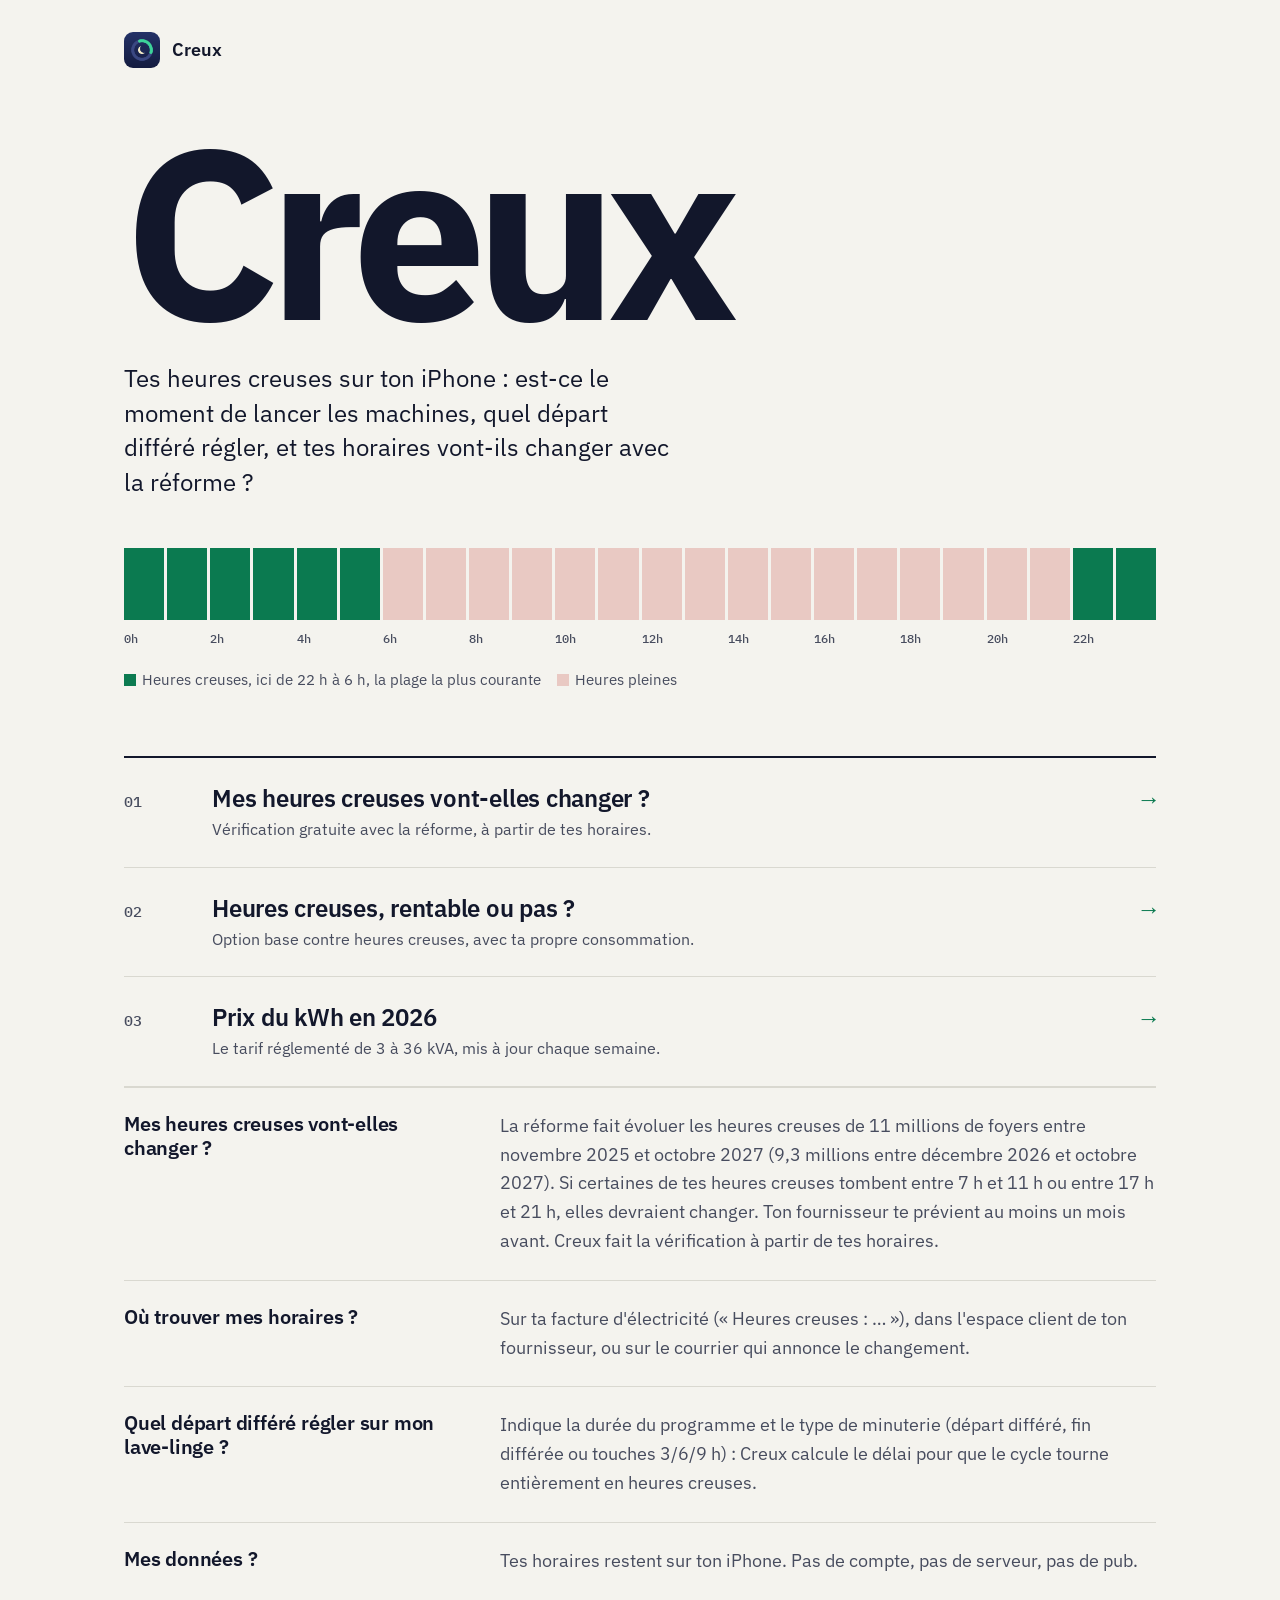
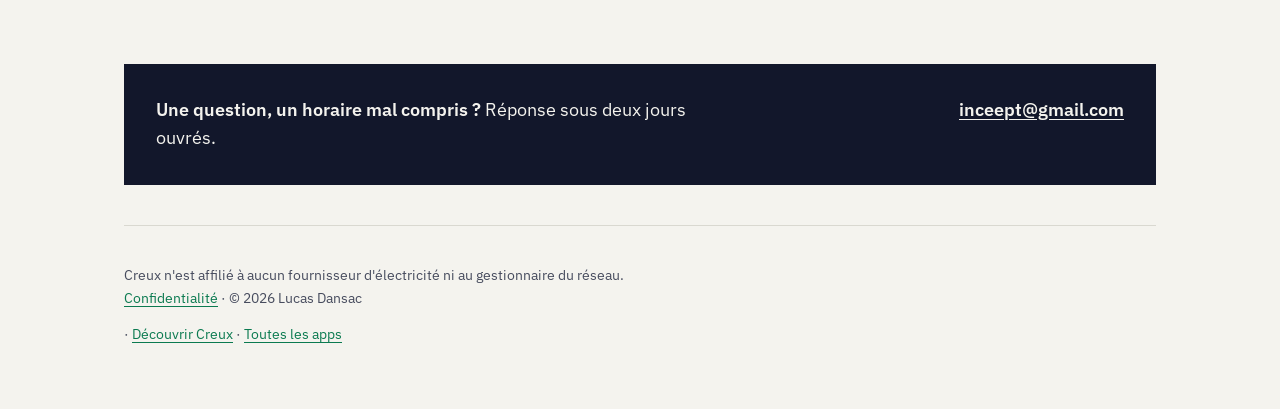
<file: index.html>
<!doctype html>
<html lang="fr"><head><meta charset="utf-8"><meta name="viewport" content="width=device-width,initial-scale=1">
<title>Creux : assistance</title><meta name="description" content="Tes heures creuses sur iPhone : est-ce le moment de lancer les machines, quel départ différé régler, et tes horaires vont-ils changer avec la réforme des heures creuses ?"><link rel="preload" href="fonts/plex-sans.woff2" as="font" type="font/woff2" crossorigin><link rel="stylesheet" href="style.css"></head>
<body><main><a class="marque" href="index.html"><img src="icon.png" alt="">Creux</a>
<h1 class="geant">Creux</h1>
<p class="chapeau">Tes heures creuses sur ton iPhone : est-ce le moment de lancer les machines, quel départ différé régler, et tes horaires vont-ils changer avec la réforme ?</p>
<figure class="journee"><ol aria-label="Une journée en 24 heures, heures creuses de 22 h à 6 h"><li class="c"><span>0h</span></li><li class="c"><span>1h</span></li><li class="c"><span>2h</span></li><li class="c"><span>3h</span></li><li class="c"><span>4h</span></li><li class="c"><span>5h</span></li><li><span>6h</span></li><li><span>7h</span></li><li><span>8h</span></li><li><span>9h</span></li><li><span>10h</span></li><li><span>11h</span></li><li><span>12h</span></li><li><span>13h</span></li><li><span>14h</span></li><li><span>15h</span></li><li><span>16h</span></li><li><span>17h</span></li><li><span>18h</span></li><li><span>19h</span></li><li><span>20h</span></li><li><span>21h</span></li><li class="c"><span>22h</span></li><li class="c"><span>23h</span></li></ol>
<p><span class="clef"></span>Heures creuses, ici de 22 h à 6 h, la plage la plus courante<span class="clef p"></span>Heures pleines</p></figure>
<ul class="lignes">
<li><a href="verifier-heures-creuses.html"><span class="n">01</span><span><b>Mes heures creuses vont-elles changer ?</b><small>Vérification gratuite avec la réforme, à partir de tes horaires.</small></span><span class="fl" aria-hidden="true">→</span></a></li>
<li><a href="heures-creuses-rentable.html"><span class="n">02</span><span><b>Heures creuses, rentable ou pas ?</b><small>Option base contre heures creuses, avec ta propre consommation.</small></span><span class="fl" aria-hidden="true">→</span></a></li>
<li><a href="prix-kwh-electricite.html"><span class="n">03</span><span><b>Prix du kWh en 2026</b><small>Le tarif réglementé de 3 à 36 kVA, mis à jour chaque semaine.</small></span><span class="fl" aria-hidden="true">→</span></a></li>
</ul>
<section class="faq"><h2>Mes heures creuses vont-elles changer ?</h2><p>La réforme fait évoluer les heures creuses de 11 millions de foyers entre novembre 2025 et octobre 2027 (9,3 millions entre décembre 2026 et octobre 2027). Si certaines de tes heures creuses tombent entre 7 h et 11 h ou entre 17 h et 21 h, elles devraient changer. Ton fournisseur te prévient au moins un mois avant. Creux fait la vérification à partir de tes horaires.</p></section>
<section class="faq"><h2>Où trouver mes horaires ?</h2><p>Sur ta facture d'électricité (« Heures creuses : … »), dans l'espace client de ton fournisseur, ou sur le courrier qui annonce le changement.</p></section>
<section class="faq"><h2>Quel départ différé régler sur mon lave-linge ?</h2><p>Indique la durée du programme et le type de minuterie (départ différé, fin différée ou touches 3/6/9 h) : Creux calcule le délai pour que le cycle tourne entièrement en heures creuses.</p></section>
<section class="faq"><h2>Mes données ?</h2><p>Tes horaires restent sur ton iPhone. Pas de compte, pas de serveur, pas de pub.</p></section>
<div class="support"><p><strong>Une question, un horaire mal compris ?</strong> Réponse sous deux jours ouvrés.</p><a href="mailto:inceept@gmail.com?subject=Creux">inceept@gmail.com</a></div>
<footer><p>Creux n'est affilié à aucun fournisseur d'électricité ni au gestionnaire du réseau. <a href="confidentialite.html">Confidentialité</a> · © 2026 Lucas Dansac</p> · <a href="/creux/">Découvrir Creux</a> · <a href="/">Toutes les apps</a></footer></main></body></html>
</file>
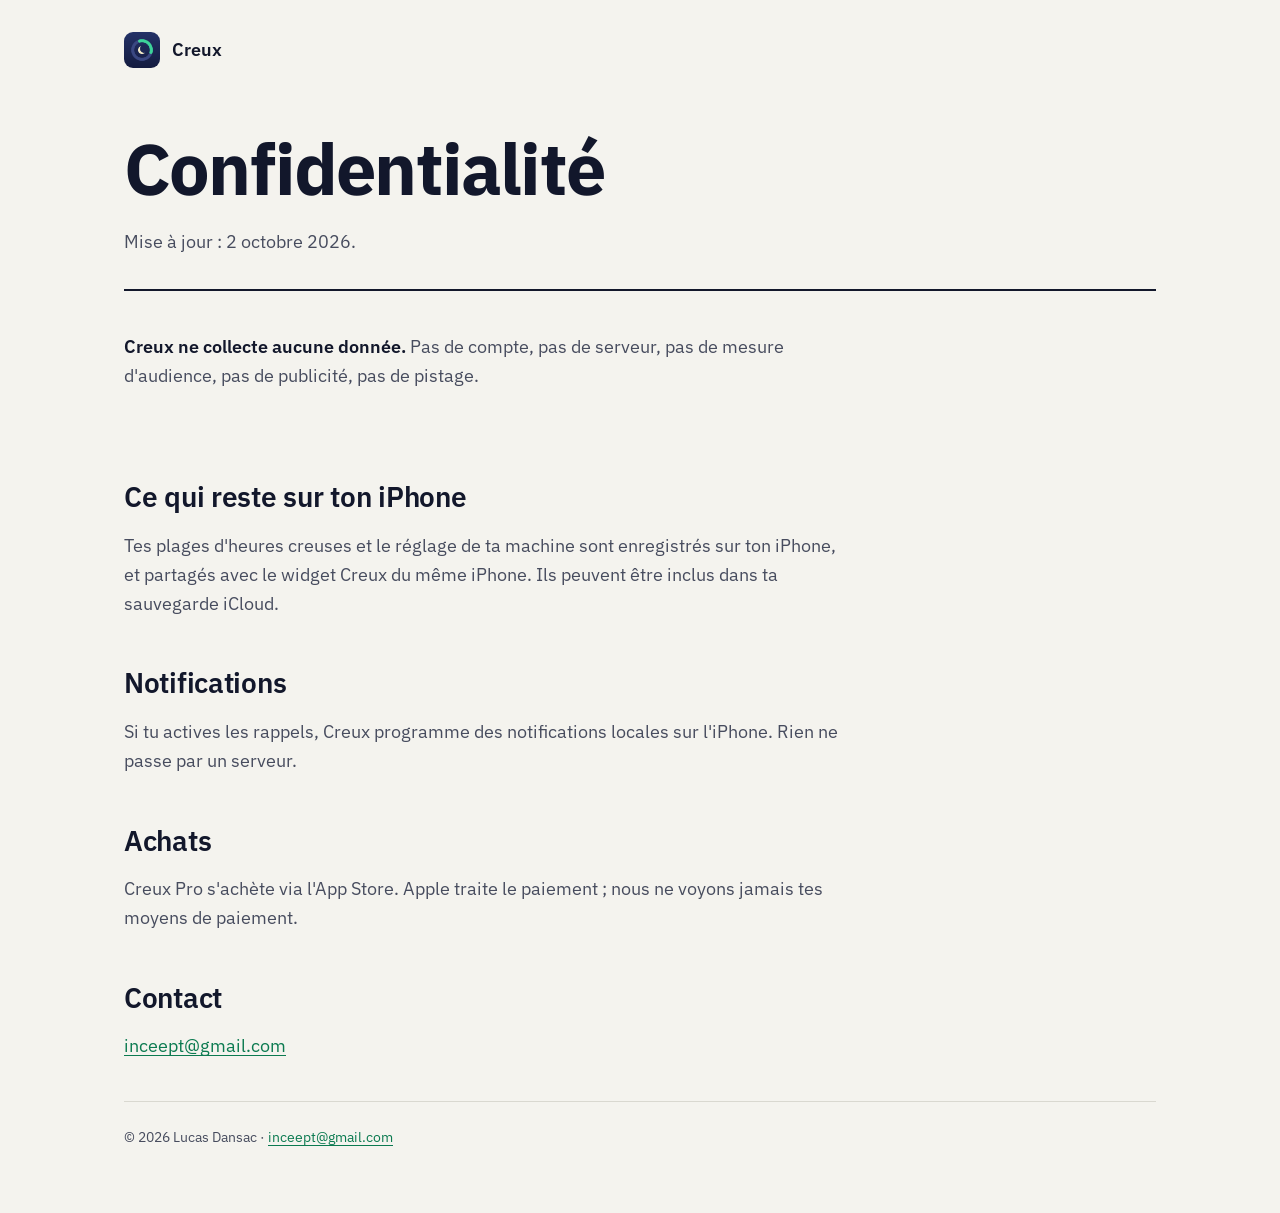
<file: confidentialite.html>
<!doctype html>
<html lang="fr"><head><meta charset="utf-8"><meta name="viewport" content="width=device-width,initial-scale=1">
<title>Creux : Confidentialité</title><link rel="preload" href="fonts/plex-sans.woff2" as="font" type="font/woff2" crossorigin><link rel="stylesheet" href="style.css"></head>
<body><main><a class="marque" href="index.html"><img src="icon.png" alt="">Creux</a>
<h1>Confidentialité</h1><p>Mise à jour : 2 octobre 2026.</p>
<div class="card"><p><strong>Creux ne collecte aucune donnée.</strong> Pas de compte, pas de serveur, pas de mesure d'audience, pas de publicité, pas de pistage.</p></div>
<h2>Ce qui reste sur ton iPhone</h2><p>Tes plages d'heures creuses et le réglage de ta machine sont enregistrés sur ton iPhone, et partagés avec le widget Creux du même iPhone. Ils peuvent être inclus dans ta sauvegarde iCloud.</p>
<h2>Notifications</h2><p>Si tu actives les rappels, Creux programme des notifications locales sur l'iPhone. Rien ne passe par un serveur.</p>
<h2>Achats</h2><p>Creux Pro s'achète via l'App Store. Apple traite le paiement ; nous ne voyons jamais tes moyens de paiement.</p>
<h2>Contact</h2><p><a href="mailto:inceept@gmail.com">inceept@gmail.com</a></p><footer>© 2026 Lucas Dansac · <a href="mailto:inceept@gmail.com">inceept@gmail.com</a></footer></main></body></html>
</file>
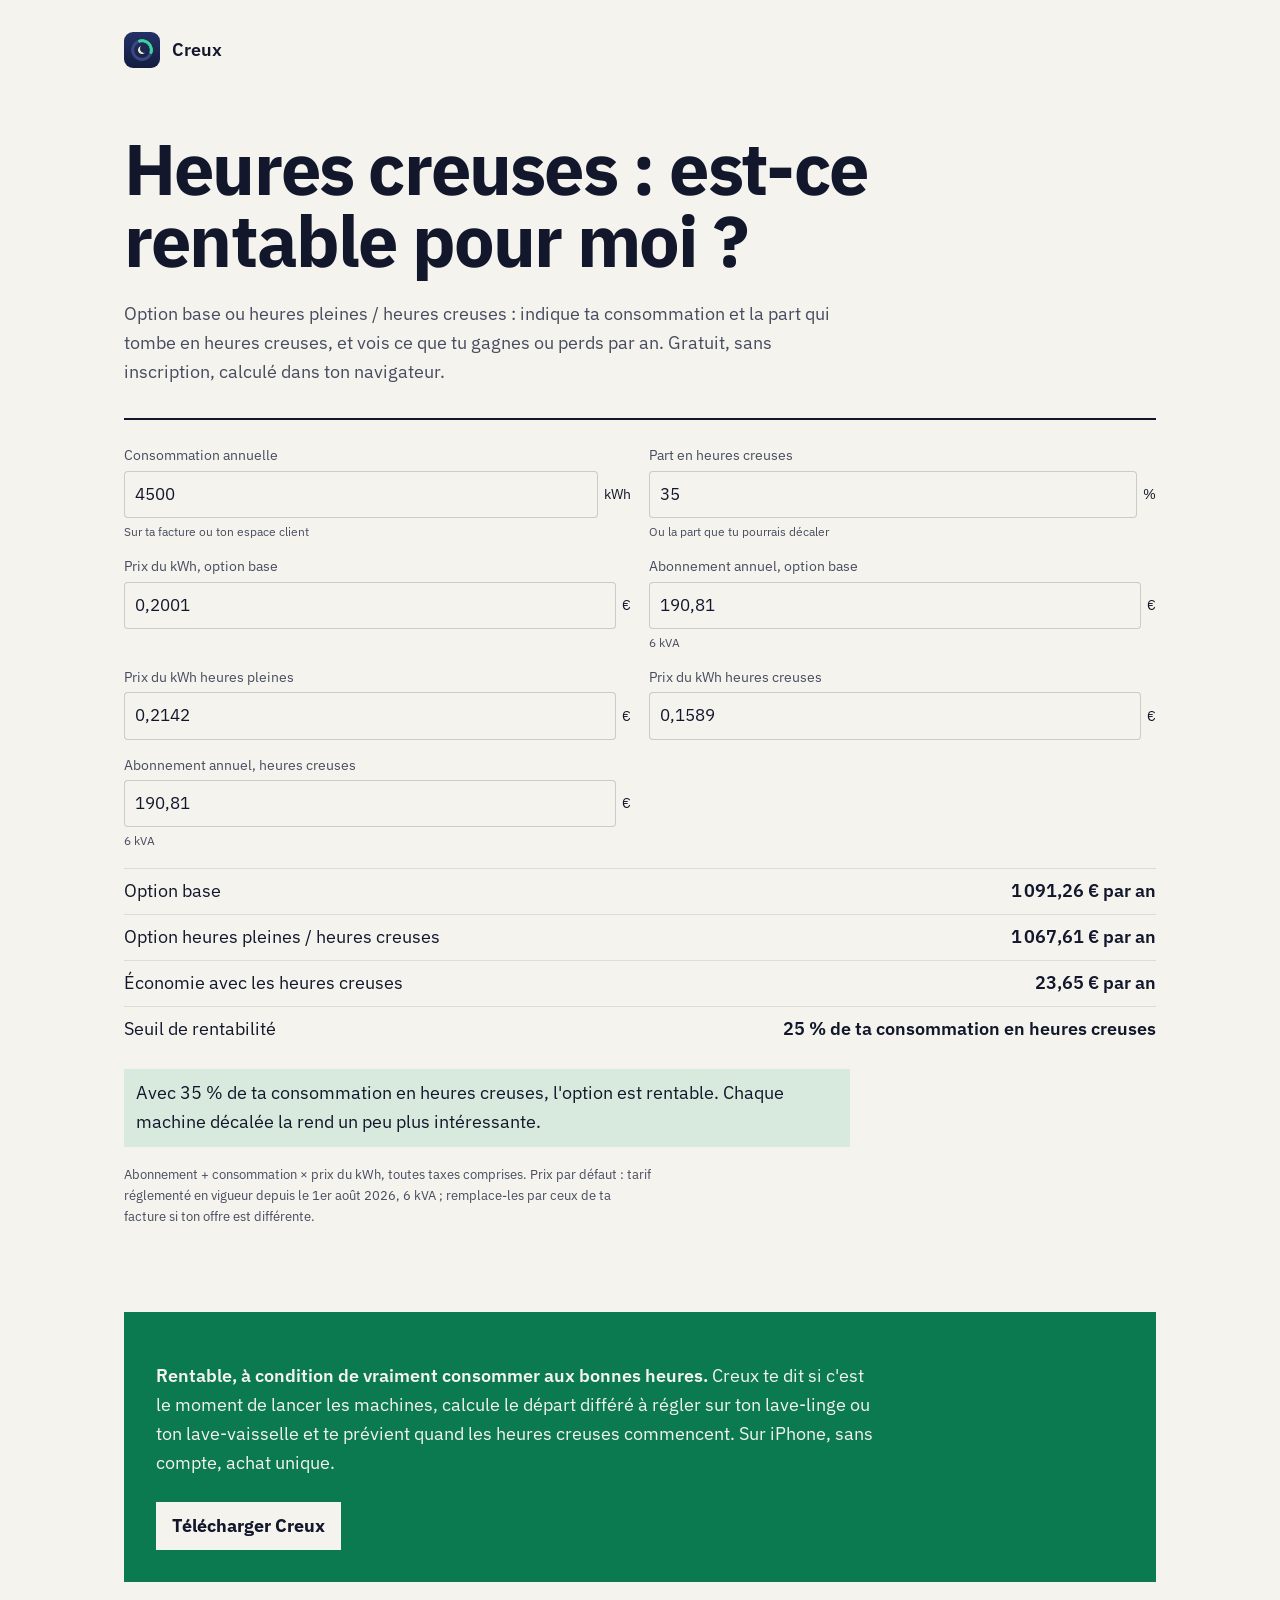
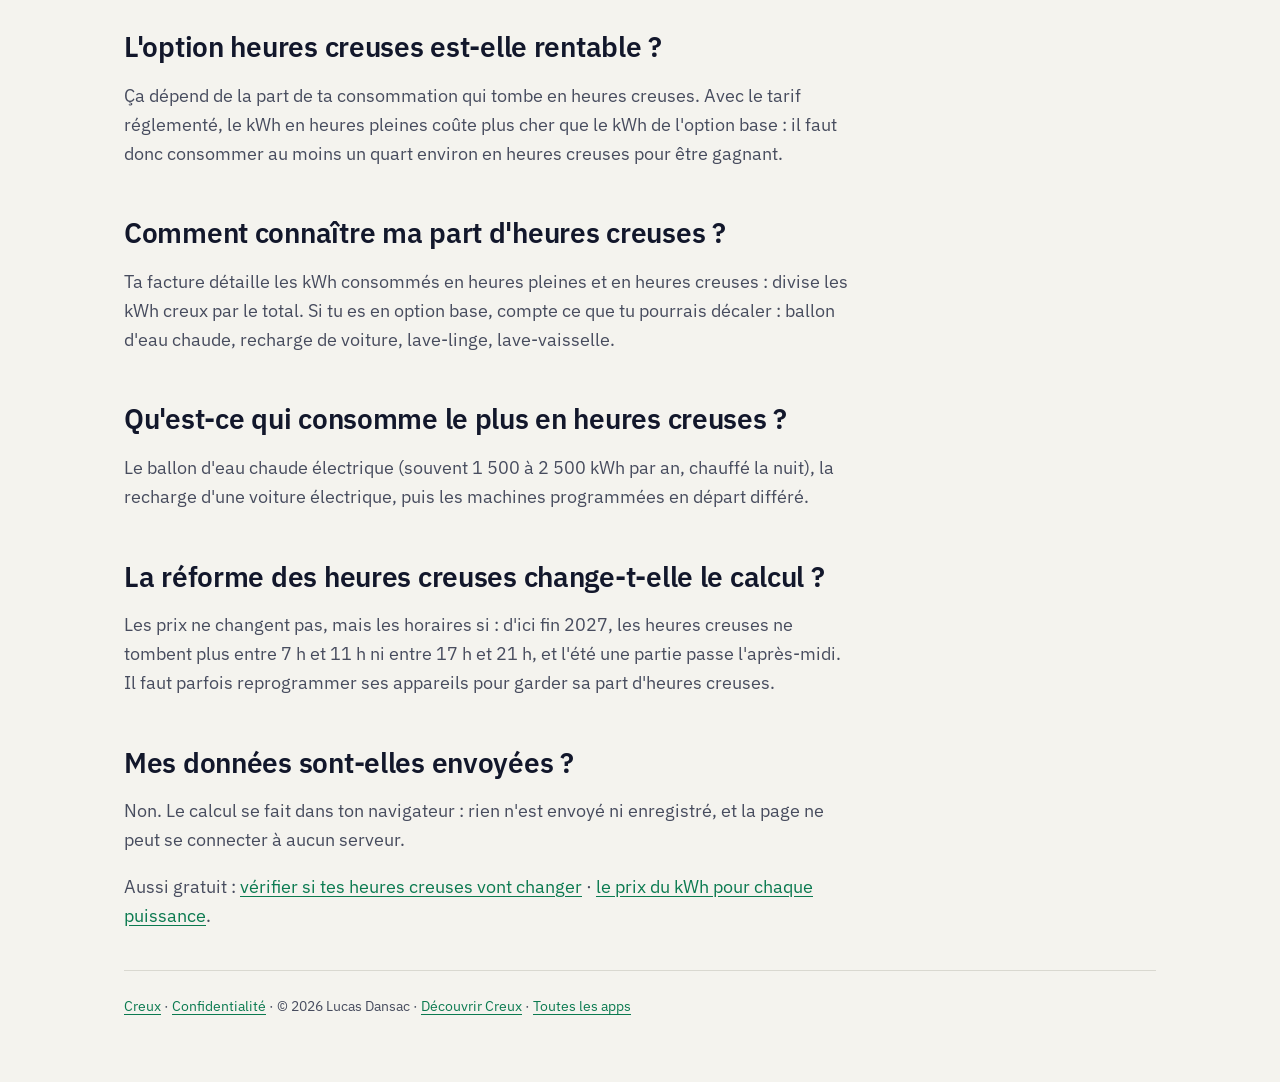
<file: heures-creuses-rentable.html>
<!doctype html>
<html lang="fr"><head><meta charset="utf-8"><meta http-equiv="Content-Security-Policy" content="default-src 'self'; script-src 'self'; style-src 'self' 'unsafe-inline'; img-src 'self' data:; connect-src 'none'; object-src 'none'; base-uri 'none'; form-action 'none'"><meta name="referrer" content="no-referrer"><meta name="viewport" content="width=device-width,initial-scale=1">
<title>Heures creuses : est-ce rentable pour moi ? Calcul gratuit 2026 | Creux</title>
<meta name="description" content="Compare l&#x27;option base et l&#x27;option heures pleines / heures creuses avec ta consommation : économie ou surcoût par an, et la part d&#x27;heures creuses à partir de laquelle c&#x27;est rentable. Prix réglementés à jour, gratuit.">
<link rel="canonical" href="https://komorebideuxiemedunom.github.io/creux-app/heures-creuses-rentable.html"><link rel="preload" href="fonts/plex-sans.woff2" as="font" type="font/woff2" crossorigin><link rel="stylesheet" href="style.css"><script src="prix.js" defer></script><script src="rentable.js" defer></script>
<script type="application/ld+json">{"@context": "https://schema.org", "@type": "WebApplication", "name": "Heures creuses : est-ce rentable ?", "applicationCategory": "UtilitiesApplication", "operatingSystem": "Web", "offers": {"@type": "Offer", "price": "0", "priceCurrency": "EUR"}, "url": "https://komorebideuxiemedunom.github.io/creux-app/heures-creuses-rentable.html"}</script>
<script type="application/ld+json">{"@context": "https://schema.org", "@type": "FAQPage", "mainEntity": [{"@type": "Question", "name": "L'option heures creuses est-elle rentable ?", "acceptedAnswer": {"@type": "Answer", "text": "Ça dépend de la part de ta consommation qui tombe en heures creuses. Avec le tarif réglementé, le kWh en heures pleines coûte plus cher que le kWh de l'option base : il faut donc consommer au moins un quart environ en heures creuses pour être gagnant."}}, {"@type": "Question", "name": "Comment connaître ma part d'heures creuses ?", "acceptedAnswer": {"@type": "Answer", "text": "Ta facture détaille les kWh consommés en heures pleines et en heures creuses : divise les kWh creux par le total. Si tu es en option base, compte ce que tu pourrais décaler : ballon d'eau chaude, recharge de voiture, lave-linge, lave-vaisselle."}}, {"@type": "Question", "name": "Qu'est-ce qui consomme le plus en heures creuses ?", "acceptedAnswer": {"@type": "Answer", "text": "Le ballon d'eau chaude électrique (souvent 1 500 à 2 500 kWh par an, chauffé la nuit), la recharge d'une voiture électrique, puis les machines programmées en départ différé."}}, {"@type": "Question", "name": "La réforme des heures creuses change-t-elle le calcul ?", "acceptedAnswer": {"@type": "Answer", "text": "Les prix ne changent pas, mais les horaires si : d'ici fin 2027, les heures creuses ne tombent plus entre 7 h et 11 h ni entre 17 h et 21 h, et l'été une partie passe l'après-midi. Il faut parfois reprogrammer ses appareils pour garder sa part d'heures creuses."}}, {"@type": "Question", "name": "Mes données sont-elles envoyées ?", "acceptedAnswer": {"@type": "Answer", "text": "Non. Le calcul se fait dans ton navigateur : rien n'est envoyé ni enregistré, et la page ne peut se connecter à aucun serveur."}}]}</script></head>
<body><main><a class="marque" href="index.html"><img src="icon.png" alt="">Creux</a>
<h1>Heures creuses : est-ce rentable pour moi ?</h1>
<p>Option base ou heures pleines / heures creuses : indique ta consommation et la part qui tombe en heures creuses, et vois ce que tu gagnes ou perds par an. Gratuit, sans inscription, calculé dans ton navigateur.</p>
<form class="card" id="calcul">
<div class="champs">
<label>Consommation annuelle<span><input id="conso" inputmode="decimal" value="4500"> kWh</span><small>Sur ta facture ou ton espace client</small></label>
<label>Part en heures creuses<span><input id="part" inputmode="decimal" value="35"> %</span><small>Ou la part que tu pourrais décaler</small></label>
<label>Prix du kWh, option base<span><input id="prixBase" inputmode="decimal" value="0,2001"> €</span></label>
<label>Abonnement annuel, option base<span><input id="aboBase" inputmode="decimal" value="190,81"> €</span><small>6 kVA</small></label>
<label>Prix du kWh heures pleines<span><input id="prixHP" inputmode="decimal" value="0,2142"> €</span></label>
<label>Prix du kWh heures creuses<span><input id="prixHC" inputmode="decimal" value="0,1589"> €</span></label>
<label>Abonnement annuel, heures creuses<span><input id="aboHC" inputmode="decimal" value="190,81"> €</span><small>6 kVA</small></label>
</div>
<div id="resultat" aria-live="polite"></div>
</form>
<div class="cta"><p><strong>Rentable, à condition de vraiment consommer aux bonnes heures.</strong> Creux te dit si c'est le moment de lancer les machines, calcule le départ différé à régler sur ton lave-linge ou ton lave-vaisselle et te prévient quand les heures creuses commencent. Sur iPhone, sans compte, achat unique.</p><a class="btn" href="https://apps.apple.com/fr/app/id6818609550">Télécharger Creux</a></div>
<h2>L'option heures creuses est-elle rentable ?</h2><p>Ça dépend de la part de ta consommation qui tombe en heures creuses. Avec le tarif réglementé, le kWh en heures pleines coûte plus cher que le kWh de l'option base : il faut donc consommer au moins un quart environ en heures creuses pour être gagnant.</p><h2>Comment connaître ma part d'heures creuses ?</h2><p>Ta facture détaille les kWh consommés en heures pleines et en heures creuses : divise les kWh creux par le total. Si tu es en option base, compte ce que tu pourrais décaler : ballon d'eau chaude, recharge de voiture, lave-linge, lave-vaisselle.</p><h2>Qu'est-ce qui consomme le plus en heures creuses ?</h2><p>Le ballon d'eau chaude électrique (souvent 1 500 à 2 500 kWh par an, chauffé la nuit), la recharge d'une voiture électrique, puis les machines programmées en départ différé.</p><h2>La réforme des heures creuses change-t-elle le calcul ?</h2><p>Les prix ne changent pas, mais les horaires si : d'ici fin 2027, les heures creuses ne tombent plus entre 7 h et 11 h ni entre 17 h et 21 h, et l'été une partie passe l'après-midi. Il faut parfois reprogrammer ses appareils pour garder sa part d'heures creuses.</p><h2>Mes données sont-elles envoyées ?</h2><p>Non. Le calcul se fait dans ton navigateur : rien n'est envoyé ni enregistré, et la page ne peut se connecter à aucun serveur.</p>
<p>Aussi gratuit : <a href="verifier-heures-creuses.html">vérifier si tes heures creuses vont changer</a> · <a href="prix-kwh-electricite.html">le prix du kWh pour chaque puissance</a>.</p>
<footer><a href="index.html">Creux</a> · <a href="confidentialite.html">Confidentialité</a> · © 2026 Lucas Dansac · <a href="/creux/">Découvrir Creux</a> · <a href="/">Toutes les apps</a></footer></main></body></html>
</file>
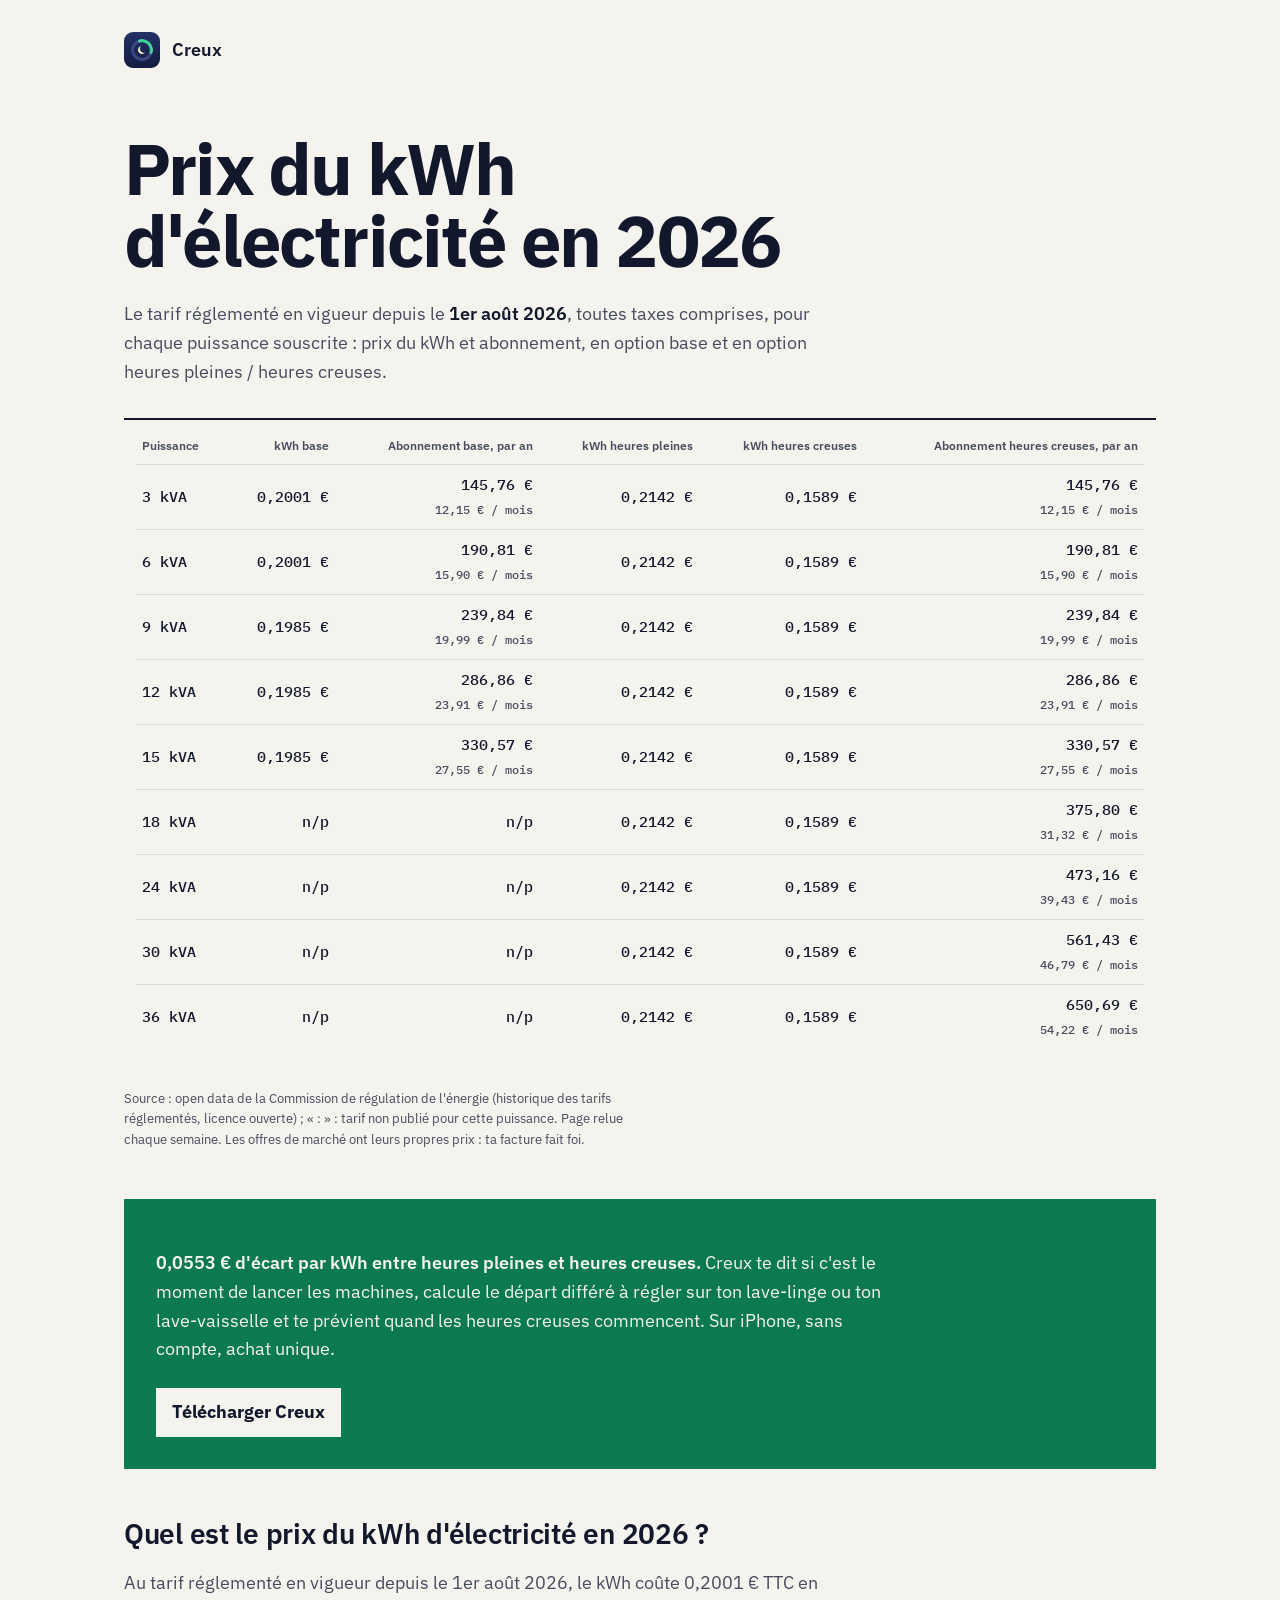
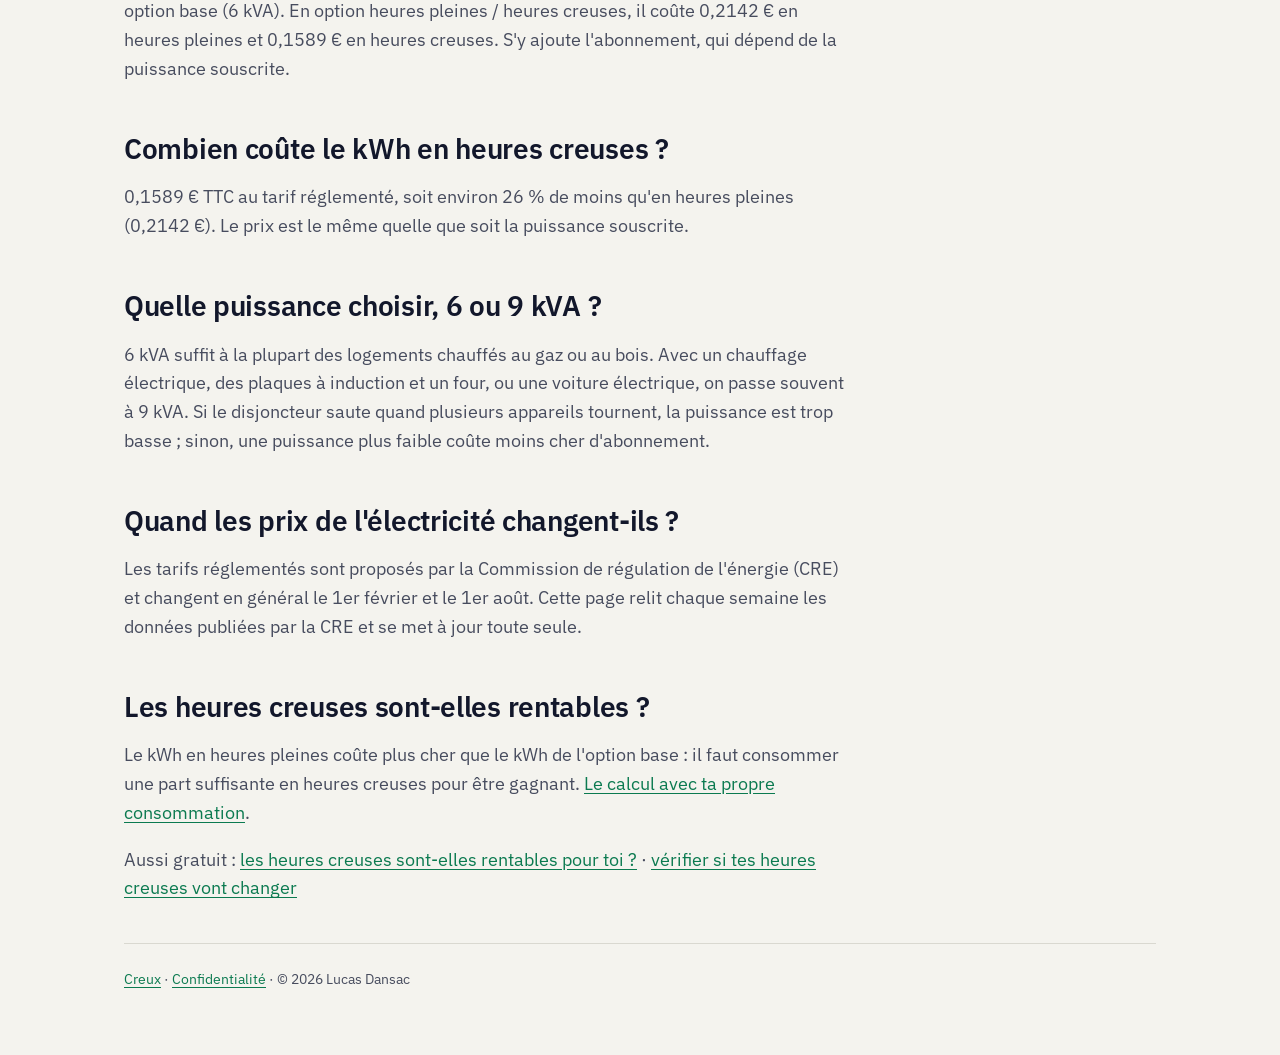
<file: prix-kwh-electricite.html>
<!doctype html>
<html lang="fr"><head><meta charset="utf-8"><meta http-equiv="Content-Security-Policy" content="default-src 'self'; script-src 'self'; style-src 'self' 'unsafe-inline'; img-src 'self' data:; connect-src 'none'; object-src 'none'; base-uri 'none'; form-action 'none'"><meta name="referrer" content="no-referrer"><meta name="viewport" content="width=device-width,initial-scale=1">
<title>Prix du kWh d'électricité 2026 : base et heures creuses, de 3 à 36 kVA | Creux</title>
<meta name="description" content="Prix du kWh TTC en 2026 : 0,2001 € en option base, 0,1589 € en heures creuses et 0,2142 € en heures pleines (tarif réglementé depuis le 1er août 2026). Abonnements de 3 à 36 kVA, mis à jour chaque semaine.">
<link rel="canonical" href="https://komorebideuxiemedunom.github.io/creux-app/prix-kwh-electricite.html"><link rel="preload" href="fonts/plex-sans.woff2" as="font" type="font/woff2" crossorigin><link rel="stylesheet" href="style.css">
<script type="application/ld+json">{"@context": "https://schema.org", "@type": "Dataset", "name": "Tarifs réglementés de l'électricité en vigueur depuis le 1er août 2026", "description": "Prix du kWh et abonnement annuel TTC, options base et heures pleines / heures creuses, de 3 à 36 kVA.", "url": "https://komorebideuxiemedunom.github.io/creux-app/prix-kwh-electricite.html", "dateModified": "2026-08-01", "isBasedOn": "https://www.data.gouv.fr/fr/datasets/historique-des-tarifs-reglementes-de-vente-delectricite-pour-les-consommateurs-residentiels/", "license": "https://www.etalab.gouv.fr/licence-ouverte-open-licence/"}</script>
<script type="application/ld+json">{"@context": "https://schema.org", "@type": "FAQPage", "mainEntity": [{"@type": "Question", "name": "Quel est le prix du kWh d'électricité en 2026 ?", "acceptedAnswer": {"@type": "Answer", "text": "Au tarif réglementé en vigueur depuis le 1er août 2026, le kWh coûte 0,2001 € TTC en option base (6 kVA). En option heures pleines / heures creuses, il coûte 0,2142 € en heures pleines et 0,1589 € en heures creuses. S'y ajoute l'abonnement, qui dépend de la puissance souscrite."}}, {"@type": "Question", "name": "Combien coûte le kWh en heures creuses ?", "acceptedAnswer": {"@type": "Answer", "text": "0,1589 € TTC au tarif réglementé, soit environ 26 % de moins qu'en heures pleines (0,2142 €). Le prix est le même quelle que soit la puissance souscrite."}}, {"@type": "Question", "name": "Quelle puissance choisir, 6 ou 9 kVA ?", "acceptedAnswer": {"@type": "Answer", "text": "6 kVA suffit à la plupart des logements chauffés au gaz ou au bois. Avec un chauffage électrique, des plaques à induction et un four, ou une voiture électrique, on passe souvent à 9 kVA. Si le disjoncteur saute quand plusieurs appareils tournent, la puissance est trop basse ; sinon, une puissance plus faible coûte moins cher d'abonnement."}}, {"@type": "Question", "name": "Quand les prix de l'électricité changent-ils ?", "acceptedAnswer": {"@type": "Answer", "text": "Les tarifs réglementés sont proposés par la Commission de régulation de l'énergie (CRE) et changent en général le 1er février et le 1er août. Cette page relit chaque semaine les données publiées par la CRE et se met à jour toute seule."}}, {"@type": "Question", "name": "Les heures creuses sont-elles rentables ?", "acceptedAnswer": {"@type": "Answer", "text": "Le kWh en heures pleines coûte plus cher que le kWh de l'option base : il faut consommer une part suffisante en heures creuses pour être gagnant. Le calcul avec ta propre consommation."}}]}</script></head>
<body><main><a class="marque" href="index.html"><img src="icon.png" alt="">Creux</a>
<h1>Prix du kWh d'électricité en 2026</h1>
<p>Le tarif réglementé en vigueur depuis le <strong>1er août 2026</strong>, toutes taxes comprises, pour chaque puissance souscrite : prix du kWh et abonnement, en option base et en option heures pleines / heures creuses.</p>
<div class="card grille"><table>
<thead><tr><th>Puissance</th><th>kWh base</th><th>Abonnement base, par an</th><th>kWh heures pleines</th><th>kWh heures creuses</th><th>Abonnement heures creuses, par an</th></tr></thead>
<tbody><tr><td>3 kVA</td><td>0,2001 €</td><td>145,76 €<br><small>12,15 € / mois</small></td><td>0,2142 €</td><td>0,1589 €</td><td>145,76 €<br><small>12,15 € / mois</small></td></tr><tr><td>6 kVA</td><td>0,2001 €</td><td>190,81 €<br><small>15,90 € / mois</small></td><td>0,2142 €</td><td>0,1589 €</td><td>190,81 €<br><small>15,90 € / mois</small></td></tr><tr><td>9 kVA</td><td>0,1985 €</td><td>239,84 €<br><small>19,99 € / mois</small></td><td>0,2142 €</td><td>0,1589 €</td><td>239,84 €<br><small>19,99 € / mois</small></td></tr><tr><td>12 kVA</td><td>0,1985 €</td><td>286,86 €<br><small>23,91 € / mois</small></td><td>0,2142 €</td><td>0,1589 €</td><td>286,86 €<br><small>23,91 € / mois</small></td></tr><tr><td>15 kVA</td><td>0,1985 €</td><td>330,57 €<br><small>27,55 € / mois</small></td><td>0,2142 €</td><td>0,1589 €</td><td>330,57 €<br><small>27,55 € / mois</small></td></tr><tr><td>18 kVA</td><td>n/p</td><td>n/p</td><td>0,2142 €</td><td>0,1589 €</td><td>375,80 €<br><small>31,32 € / mois</small></td></tr><tr><td>24 kVA</td><td>n/p</td><td>n/p</td><td>0,2142 €</td><td>0,1589 €</td><td>473,16 €<br><small>39,43 € / mois</small></td></tr><tr><td>30 kVA</td><td>n/p</td><td>n/p</td><td>0,2142 €</td><td>0,1589 €</td><td>561,43 €<br><small>46,79 € / mois</small></td></tr><tr><td>36 kVA</td><td>n/p</td><td>n/p</td><td>0,2142 €</td><td>0,1589 €</td><td>650,69 €<br><small>54,22 € / mois</small></td></tr></tbody></table></div>
<p class="note">Source : open data de la Commission de régulation de l'énergie (historique des tarifs réglementés, licence ouverte) ; « : » : tarif non publié pour cette puissance. Page relue chaque semaine. Les offres de marché ont leurs propres prix : ta facture fait foi.</p>
<div class="cta"><p><strong>0,0553 € d'écart par kWh entre heures pleines et heures creuses.</strong> Creux te dit si c'est le moment de lancer les machines, calcule le départ différé à régler sur ton lave-linge ou ton lave-vaisselle et te prévient quand les heures creuses commencent. Sur iPhone, sans compte, achat unique.</p><a class="btn" href="https://apps.apple.com/fr/app/id6818609550">Télécharger Creux</a></div>
<h2>Quel est le prix du kWh d'électricité en 2026 ?</h2><p>Au tarif réglementé en vigueur depuis le 1er août 2026, le kWh coûte 0,2001 € TTC en option base (6 kVA). En option heures pleines / heures creuses, il coûte 0,2142 € en heures pleines et 0,1589 € en heures creuses. S'y ajoute l'abonnement, qui dépend de la puissance souscrite.</p><h2>Combien coûte le kWh en heures creuses ?</h2><p>0,1589 € TTC au tarif réglementé, soit environ 26 % de moins qu'en heures pleines (0,2142 €). Le prix est le même quelle que soit la puissance souscrite.</p><h2>Quelle puissance choisir, 6 ou 9 kVA ?</h2><p>6 kVA suffit à la plupart des logements chauffés au gaz ou au bois. Avec un chauffage électrique, des plaques à induction et un four, ou une voiture électrique, on passe souvent à 9 kVA. Si le disjoncteur saute quand plusieurs appareils tournent, la puissance est trop basse ; sinon, une puissance plus faible coûte moins cher d'abonnement.</p><h2>Quand les prix de l'électricité changent-ils ?</h2><p>Les tarifs réglementés sont proposés par la Commission de régulation de l'énergie (CRE) et changent en général le 1er février et le 1er août. Cette page relit chaque semaine les données publiées par la CRE et se met à jour toute seule.</p><h2>Les heures creuses sont-elles rentables ?</h2><p>Le kWh en heures pleines coûte plus cher que le kWh de l'option base : il faut consommer une part suffisante en heures creuses pour être gagnant. <a href="heures-creuses-rentable.html">Le calcul avec ta propre consommation</a>.</p>
<p>Aussi gratuit : <a href="heures-creuses-rentable.html">les heures creuses sont-elles rentables pour toi ?</a> · <a href="verifier-heures-creuses.html">vérifier si tes heures creuses vont changer</a></p>
<footer><a href="index.html">Creux</a> · <a href="confidentialite.html">Confidentialité</a> · © 2026 Lucas Dansac</footer></main></body></html>
</file>
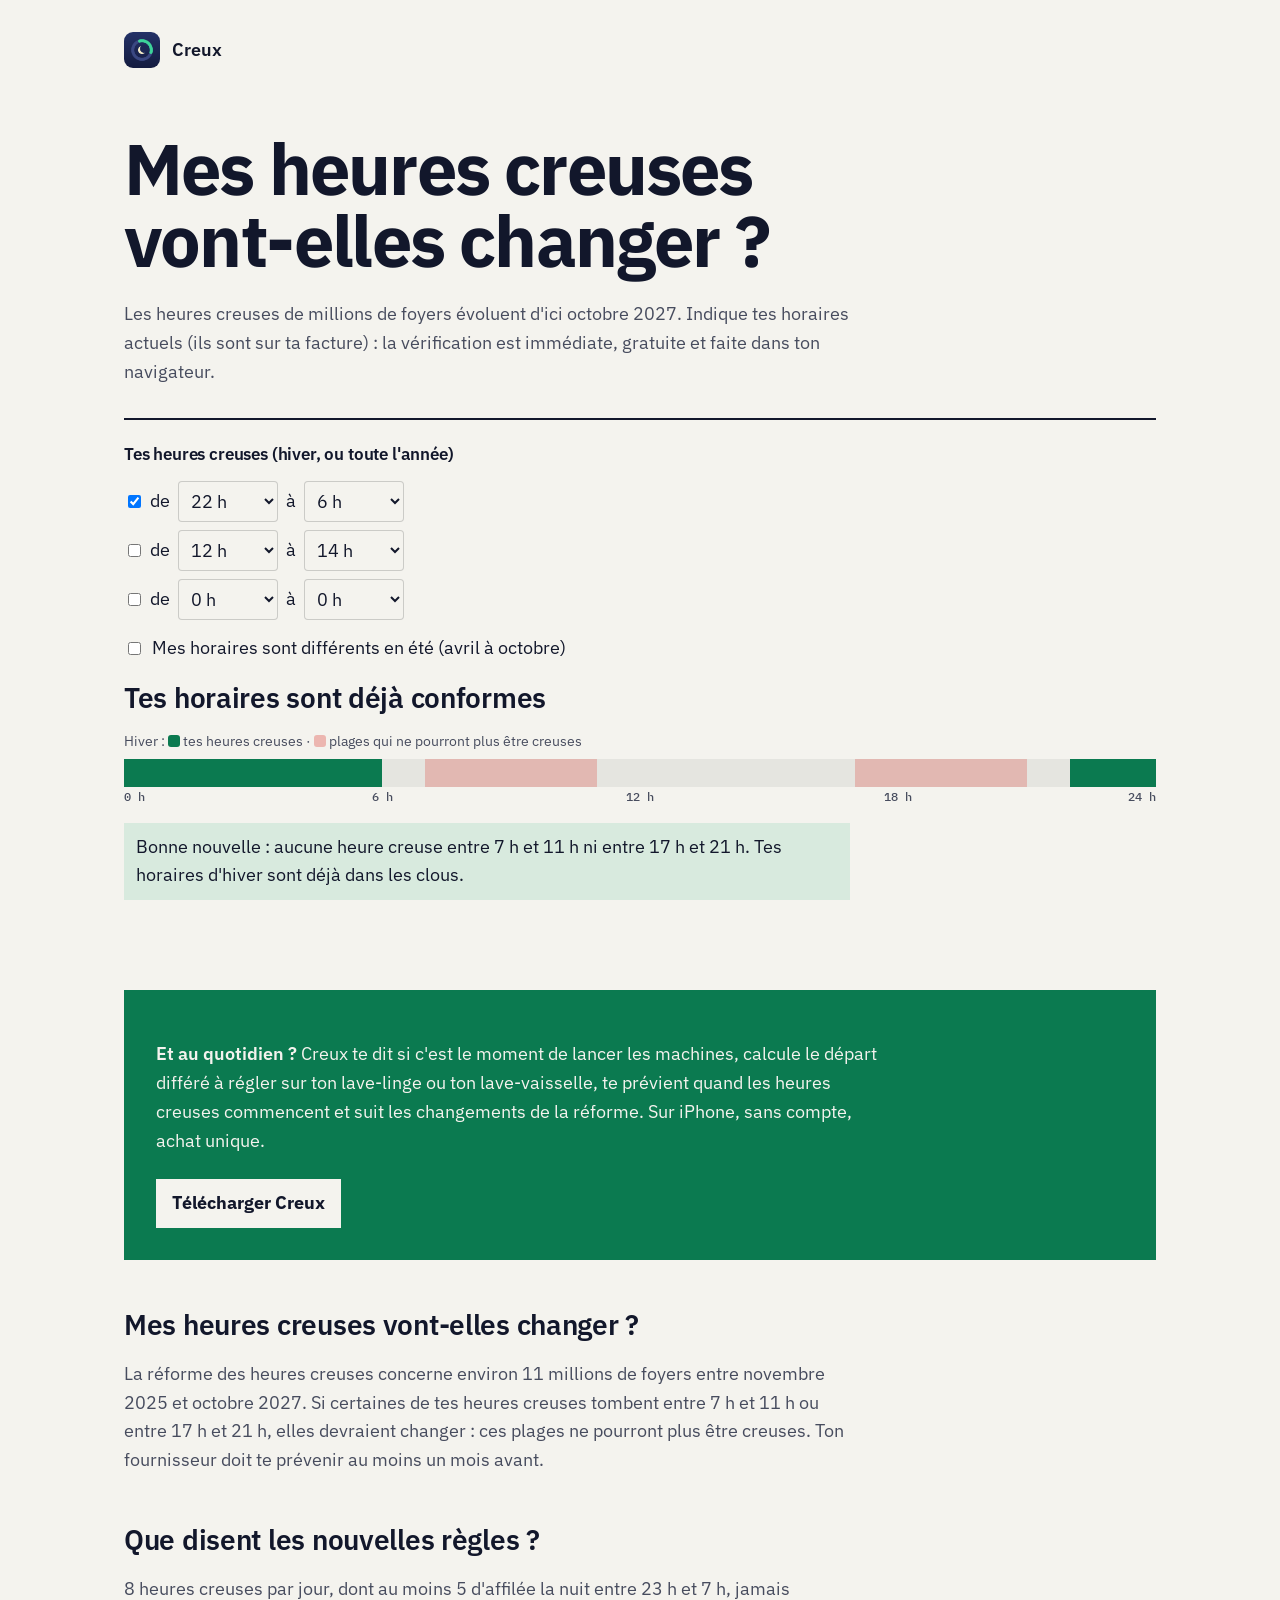
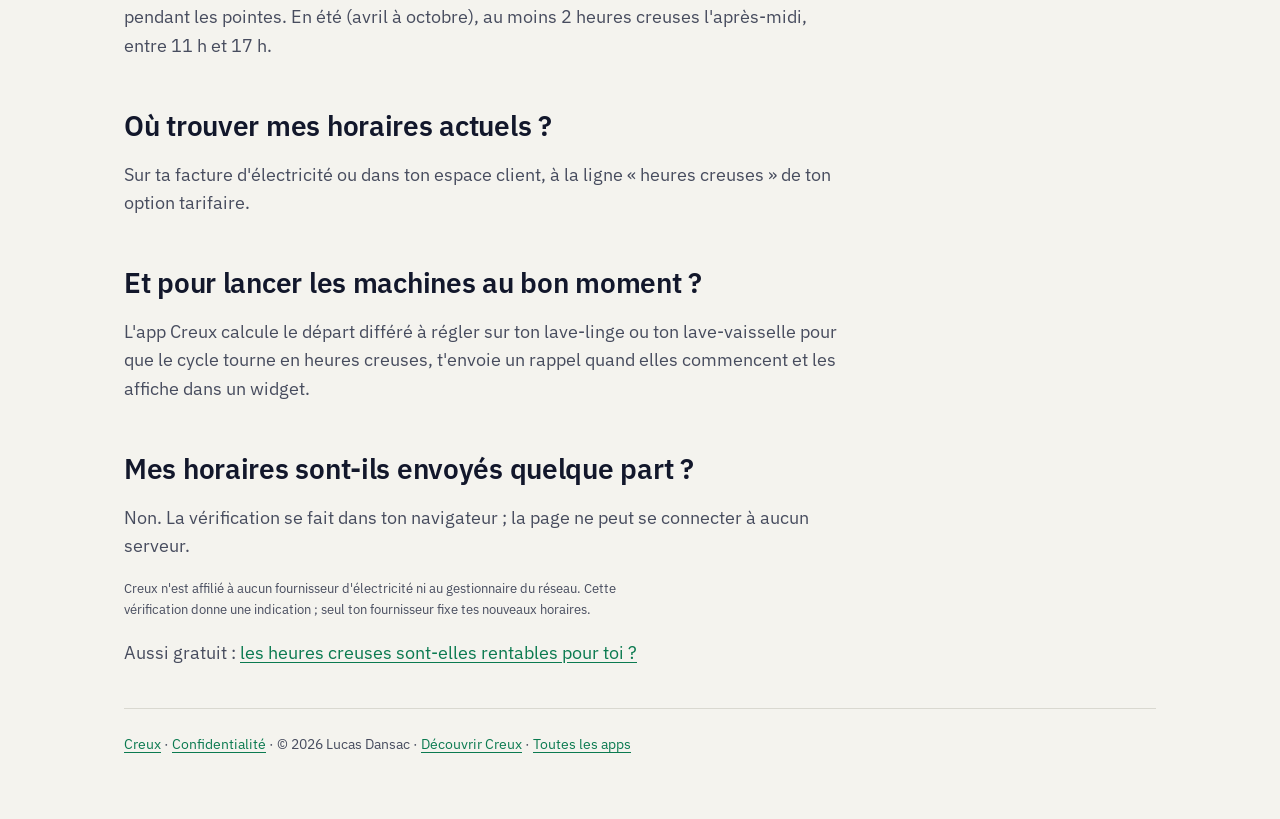
<file: verifier-heures-creuses.html>
<!doctype html>
<html lang="fr"><head><meta charset="utf-8"><meta http-equiv="Content-Security-Policy" content="default-src 'self'; script-src 'self'; style-src 'self' 'unsafe-inline'; img-src 'self' data:; connect-src 'none'; object-src 'none'; base-uri 'none'; form-action 'none'"><meta name="referrer" content="no-referrer"><meta name="viewport" content="width=device-width,initial-scale=1">
<title>Mes heures creuses vont-elles changer ? Vérification gratuite (réforme 2025-2027) | Creux</title>
<meta name="description" content="Indique tes heures creuses et vérifie en un clin d'œil si elles respectent les nouvelles règles de la réforme des heures creuses, ou si elles vont changer d'ici octobre 2027. Gratuit, rien n'est envoyé.">
<link rel="canonical" href="https://komorebideuxiemedunom.github.io/creux-app/verifier-heures-creuses.html"><link rel="preload" href="fonts/plex-sans.woff2" as="font" type="font/woff2" crossorigin><link rel="stylesheet" href="style.css"><script src="verif.js" defer></script>
<script type="application/ld+json">{"@context": "https://schema.org", "@type": "WebApplication", "name": "Vérifier ses heures creuses", "applicationCategory": "UtilitiesApplication", "operatingSystem": "Web", "offers": {"@type": "Offer", "price": "0", "priceCurrency": "EUR"}, "url": "https://komorebideuxiemedunom.github.io/creux-app/verifier-heures-creuses.html"}</script>
<script type="application/ld+json">{"@context": "https://schema.org", "@type": "FAQPage", "mainEntity": [{"@type": "Question", "name": "Mes heures creuses vont-elles changer ?", "acceptedAnswer": {"@type": "Answer", "text": "La réforme des heures creuses concerne environ 11 millions de foyers entre novembre 2025 et octobre 2027. Si certaines de tes heures creuses tombent entre 7 h et 11 h ou entre 17 h et 21 h, elles devraient changer : ces plages ne pourront plus être creuses. Ton fournisseur doit te prévenir au moins un mois avant."}}, {"@type": "Question", "name": "Que disent les nouvelles règles ?", "acceptedAnswer": {"@type": "Answer", "text": "8 heures creuses par jour, dont au moins 5 d'affilée la nuit entre 23 h et 7 h, jamais pendant les pointes. En été (avril à octobre), au moins 2 heures creuses l'après-midi, entre 11 h et 17 h."}}, {"@type": "Question", "name": "Où trouver mes horaires actuels ?", "acceptedAnswer": {"@type": "Answer", "text": "Sur ta facture d'électricité ou dans ton espace client, à la ligne « heures creuses » de ton option tarifaire."}}, {"@type": "Question", "name": "Et pour lancer les machines au bon moment ?", "acceptedAnswer": {"@type": "Answer", "text": "L'app Creux calcule le départ différé à régler sur ton lave-linge ou ton lave-vaisselle pour que le cycle tourne en heures creuses, t'envoie un rappel quand elles commencent et les affiche dans un widget."}}, {"@type": "Question", "name": "Mes horaires sont-ils envoyés quelque part ?", "acceptedAnswer": {"@type": "Answer", "text": "Non. La vérification se fait dans ton navigateur ; la page ne peut se connecter à aucun serveur."}}]}</script></head>
<body><main><a class="marque" href="index.html"><img src="icon.png" alt="">Creux</a>
<h1>Mes heures creuses vont-elles changer ?</h1>
<p>Les heures creuses de millions de foyers évoluent d'ici octobre 2027. Indique tes horaires actuels (ils sont sur ta facture) : la vérification est immédiate, gratuite et faite dans ton navigateur.</p>
<form class="card" id="verif">
<h2 class="petit">Tes heures creuses (hiver, ou toute l'année)</h2>
<div id="hiver"><div class="plage"><label><input type="checkbox" checked> de</label> <select class="de" data-v="1320"></select> à <select class="a" data-v="360"></select></div><div class="plage"><label><input type="checkbox"> de</label> <select class="de" data-v="720"></select> à <select class="a" data-v="840"></select></div><div class="plage"><label><input type="checkbox"> de</label> <select class="de" data-v="0"></select> à <select class="a" data-v="0"></select></div></div>
<label class="saison"><input type="checkbox" id="saison"> Mes horaires sont différents en été (avril à octobre)</label>
<div id="ete" hidden><div class="plage"><label><input type="checkbox" checked> de</label> <select class="de" data-v="60"></select> à <select class="a" data-v="360"></select></div><div class="plage"><label><input type="checkbox" checked> de</label> <select class="de" data-v="720"></select> à <select class="a" data-v="900"></select></div></div>
<div id="resultat" aria-live="polite"></div>
</form>
<div class="cta"><p><strong>Et au quotidien ?</strong> Creux te dit si c'est le moment de lancer les machines, calcule le départ différé à régler sur ton lave-linge ou ton lave-vaisselle, te prévient quand les heures creuses commencent et suit les changements de la réforme. Sur iPhone, sans compte, achat unique.</p><a class="btn" href="https://apps.apple.com/fr/app/id6818609550">Télécharger Creux</a></div>
<h2>Mes heures creuses vont-elles changer ?</h2><p>La réforme des heures creuses concerne environ 11 millions de foyers entre novembre 2025 et octobre 2027. Si certaines de tes heures creuses tombent entre 7 h et 11 h ou entre 17 h et 21 h, elles devraient changer : ces plages ne pourront plus être creuses. Ton fournisseur doit te prévenir au moins un mois avant.</p><h2>Que disent les nouvelles règles ?</h2><p>8 heures creuses par jour, dont au moins 5 d'affilée la nuit entre 23 h et 7 h, jamais pendant les pointes. En été (avril à octobre), au moins 2 heures creuses l'après-midi, entre 11 h et 17 h.</p><h2>Où trouver mes horaires actuels ?</h2><p>Sur ta facture d'électricité ou dans ton espace client, à la ligne « heures creuses » de ton option tarifaire.</p><h2>Et pour lancer les machines au bon moment ?</h2><p>L'app Creux calcule le départ différé à régler sur ton lave-linge ou ton lave-vaisselle pour que le cycle tourne en heures creuses, t'envoie un rappel quand elles commencent et les affiche dans un widget.</p><h2>Mes horaires sont-ils envoyés quelque part ?</h2><p>Non. La vérification se fait dans ton navigateur ; la page ne peut se connecter à aucun serveur.</p>
<p class="note">Creux n'est affilié à aucun fournisseur d'électricité ni au gestionnaire du réseau. Cette vérification donne une indication ; seul ton fournisseur fixe tes nouveaux horaires.</p>
<p>Aussi gratuit : <a href="heures-creuses-rentable.html">les heures creuses sont-elles rentables pour toi ?</a></p>
<footer><a href="index.html">Creux</a> · <a href="confidentialite.html">Confidentialité</a> · © 2026 Lucas Dansac · <a href="/creux/">Découvrir Creux</a> · <a href="/">Toutes les apps</a></footer></main></body></html>
</file>
<file: style.css>
/* Creux : une facture d'électricité bien lue. IBM Plex, chiffres en mono, un seul vert. Échelle de 8 px. */
@font-face{font-family:"Plex";src:url(fonts/plex-sans.woff2) format("woff2");font-weight:100 700;font-display:swap}
@font-face{font-family:"Plex Mono";src:url(fonts/plex-mono.woff2) format("woff2");font-weight:500;font-display:swap}
:root{--bg:#F4F3EE;--ink:#12172B;--muted:#474C5E;--accent:#0B7A50;--card:#F4F3EE;--trait:#D9D8D0;--pic:#E9C9C3;
  --s1:8px;--s2:16px;--s3:24px;--s4:32px;--s6:48px;--s8:64px;--s12:96px}
@media (prefers-color-scheme:dark){:root{--bg:#0D1020;--ink:#F1EFE8;--muted:#B0B3C0;--accent:#3DD39B;--card:#0D1020;--trait:#2A2E40;--pic:#4A2E33}}
*{box-sizing:border-box}html{background:var(--bg)}
body{margin:0;color:var(--ink);font:400 18px/1.6 "Plex",system-ui,sans-serif}
main{max-width:1080px;margin:0 auto;padding:var(--s4) var(--s3) var(--s8)}
a{color:var(--accent);text-underline-offset:3px}a:hover,a:focus-visible{color:var(--ink);text-decoration-thickness:2px}
:focus-visible{outline:2px solid var(--accent);outline-offset:3px}
p,li{color:var(--muted);max-width:66ch}strong{color:var(--ink);font-weight:600}
.mono,.heures,.grille td{font-family:"Plex Mono",ui-monospace,monospace;font-variant-numeric:tabular-nums}
.marque{display:inline-flex;align-items:center;gap:12px;color:var(--ink);text-decoration:none;font-weight:600;margin-bottom:var(--s8)}
.marque img{width:36px;height:36px;border-radius:9px}
h1{font-weight:700;font-size:clamp(40px,6vw,72px);line-height:1;letter-spacing:-.025em;margin:0 0 var(--s3);max-width:18ch}
h1.geant{font-size:clamp(88px,19vw,240px);line-height:.82;letter-spacing:-.05em;margin-bottom:var(--s4)}
h2{font-weight:600;font-size:clamp(22px,2.4vw,28px);line-height:1.2;letter-spacing:-.01em;margin:var(--s6) 0 var(--s2)}
.chapeau{font-size:clamp(20px,2vw,24px);line-height:1.45;color:var(--ink);max-width:40ch}
.card{background:none;border-top:2px solid var(--ink);padding:var(--s3) 0;margin:var(--s4) 0}
footer{margin-top:var(--s8);padding-top:var(--s3);border-top:1px solid var(--trait);font-size:15px;color:var(--muted)}
.petit{font-size:18px;margin-top:0}

/* La journée en 24 cases : la signature de Creux */
.journee{margin:var(--s6) 0 var(--s8)}
.journee ol{list-style:none;margin:0;padding:0;display:grid;grid-template-columns:repeat(24,1fr);gap:3px}
.journee li{height:72px;background:var(--pic);position:relative;max-width:none}
.journee li.c{background:var(--accent)}
.journee li span{position:absolute;bottom:-26px;left:0;font:500 12px "Plex Mono",monospace;color:var(--muted)}
.journee li:nth-child(even) span{visibility:hidden}
.journee p{margin:var(--s6) 0 0;font-size:15px}
.journee .clef{display:inline-block;width:12px;height:12px;vertical-align:-1px;margin:0 6px 0 0;background:var(--accent)}
.journee .clef.p{background:var(--pic);margin-left:var(--s2)}

/* Les outils : des lignes de facture */
.lignes{list-style:none;margin:0;padding:0;border-top:2px solid var(--ink)}
.lignes li{max-width:none;border-bottom:1px solid var(--trait)}
.lignes a{display:grid;grid-template-columns:64px 1fr auto;gap:var(--s3);align-items:baseline;padding:var(--s3) 0;color:var(--ink);text-decoration:none}
.lignes .n{font:500 15px "Plex Mono",monospace;color:var(--muted)}
.lignes b{display:block;font-size:24px;line-height:1.25;font-weight:600;letter-spacing:-.01em}
.lignes small{display:block;color:var(--muted);font-size:16px;margin-top:4px}
.lignes .fl{font:500 24px "Plex Mono",monospace;color:var(--accent);transition:transform .2s}
.lignes a:hover b,.lignes a:focus-visible b{color:var(--accent)}
.lignes a:hover .fl,.lignes a:focus-visible .fl{transform:translateX(6px)}

/* Questions : la question en marge */
.faq{display:grid;grid-template-columns:minmax(0,1fr) minmax(0,2fr);gap:0 var(--s6);border-top:1px solid var(--trait);padding:var(--s3) 0}
.faq h2{margin:0;font-size:20px}.faq p{margin:0}
.support{display:flex;flex-wrap:wrap;justify-content:space-between;gap:var(--s2);background:var(--ink);color:var(--bg);padding:var(--s4);margin:var(--s8) 0 0}
.support p,.support strong{color:var(--bg);margin:0;max-width:52ch}.support a{color:var(--bg);font-weight:600}
.support a:hover,.support a:focus-visible{color:var(--accent)}
@media (max-width:720px){main{padding:var(--s3) var(--s2) var(--s6)}.marque{margin-bottom:var(--s6)}.faq{grid-template-columns:1fr;gap:var(--s1)}.lignes a{grid-template-columns:40px 1fr auto;gap:var(--s2)}.journee li{height:48px}.journee li span{font-size:10px}}
@media (prefers-reduced-motion:reduce){*{transition:none!important}}
footer{margin-top:40px;font-size:14px;color:var(--muted)}.petit{font-size:17px;margin-top:0}
.plage{display:flex;align-items:center;gap:8px;flex-wrap:wrap;margin:8px 0;color:var(--ink)}
.plage label{display:flex;align-items:center;gap:6px;color:var(--ink)}
.plage select{font:inherit;padding:7px 8px;border-radius:4px;border:1px solid rgba(127,127,127,.35);background:var(--bg);color:var(--ink)}
.saison{display:flex;gap:8px;align-items:center;margin:14px 0 6px;color:var(--ink)}
#ete{border-left:3px solid var(--accent);padding-left:12px}
#resultat{margin-top:18px}#resultat h2{margin-top:6px}
.frise{margin:6px 0 14px}.frise svg{width:100%;height:28px;border-radius:0;background:rgba(127,127,127,.12);display:block}
.frise .pic{fill:rgba(220,70,60,.28)}.frise .creux{fill:var(--accent)}
.heures{position:relative;height:18px;font-size:12px;color:var(--muted)}.heures span{position:absolute;transform:translateX(-50%)}
.heures span:first-child{transform:none}.heures span:last-child{transform:translateX(-100%)}
.legende{font-size:14px;margin:4px 0}.pastille{display:inline-block;width:12px;height:12px;border-radius:3px;vertical-align:-1px}
.pastille.creux{background:var(--accent)}.pastille.pic{background:rgba(220,70,60,.35)}
.constat{border-radius:0;padding:10px 12px;color:var(--ink)}.constat.ok{background:rgba(22,163,111,.12)}.constat.warning{background:rgba(232,150,40,.15)}
.note{font-size:13px}
.cta{background:var(--accent);padding:var(--s4);margin:var(--s6) 0}.cta p,.cta strong{color:var(--bg)}
.cta .btn{display:inline-block;background:var(--bg);color:var(--ink);font-weight:700;border-radius:0;padding:10px 16px;text-decoration:none;margin-top:6px}
.cta .btn:hover,.cta .btn:focus-visible{background:var(--ink);color:var(--bg)}
.heures span{white-space:nowrap}
.champs{display:grid;grid-template-columns:1fr 1fr;gap:14px 18px}
.champs label{display:flex;flex-direction:column;gap:4px;font-size:14px;color:var(--muted)}
.champs label span{display:flex;align-items:center;gap:6px;color:var(--ink)}
.champs input{width:100%;font:inherit;font-size:17px;padding:9px 10px;border-radius:4px;border:1px solid rgba(127,127,127,.35);background:var(--bg);color:var(--ink)}
.champs small{font-size:12px}
#resultat table{width:100%;border-collapse:collapse}#resultat td{padding:8px 0;border-top:1px solid rgba(127,127,127,.2);color:var(--ink);vertical-align:top}
#resultat td:last-child{text-align:right;padding-left:12px;font-variant-numeric:tabular-nums;font-weight:600}
@media (max-width:560px){.champs{grid-template-columns:1fr}#resultat td:last-child{text-align:left}}
.grille{overflow-x:auto;padding:8px 12px}.grille table{width:100%;border-collapse:collapse;font-size:15px}
.grille th{font-size:12px;text-align:right;color:var(--muted);font-weight:600;padding:8px 6px;vertical-align:bottom}
.grille td{text-align:right;padding:8px 6px;border-top:1px solid rgba(127,127,127,.2);color:var(--ink);white-space:nowrap}
.grille th:first-child,.grille td:first-child{text-align:left}.grille small{color:var(--muted);font-size:12px}
</file>
